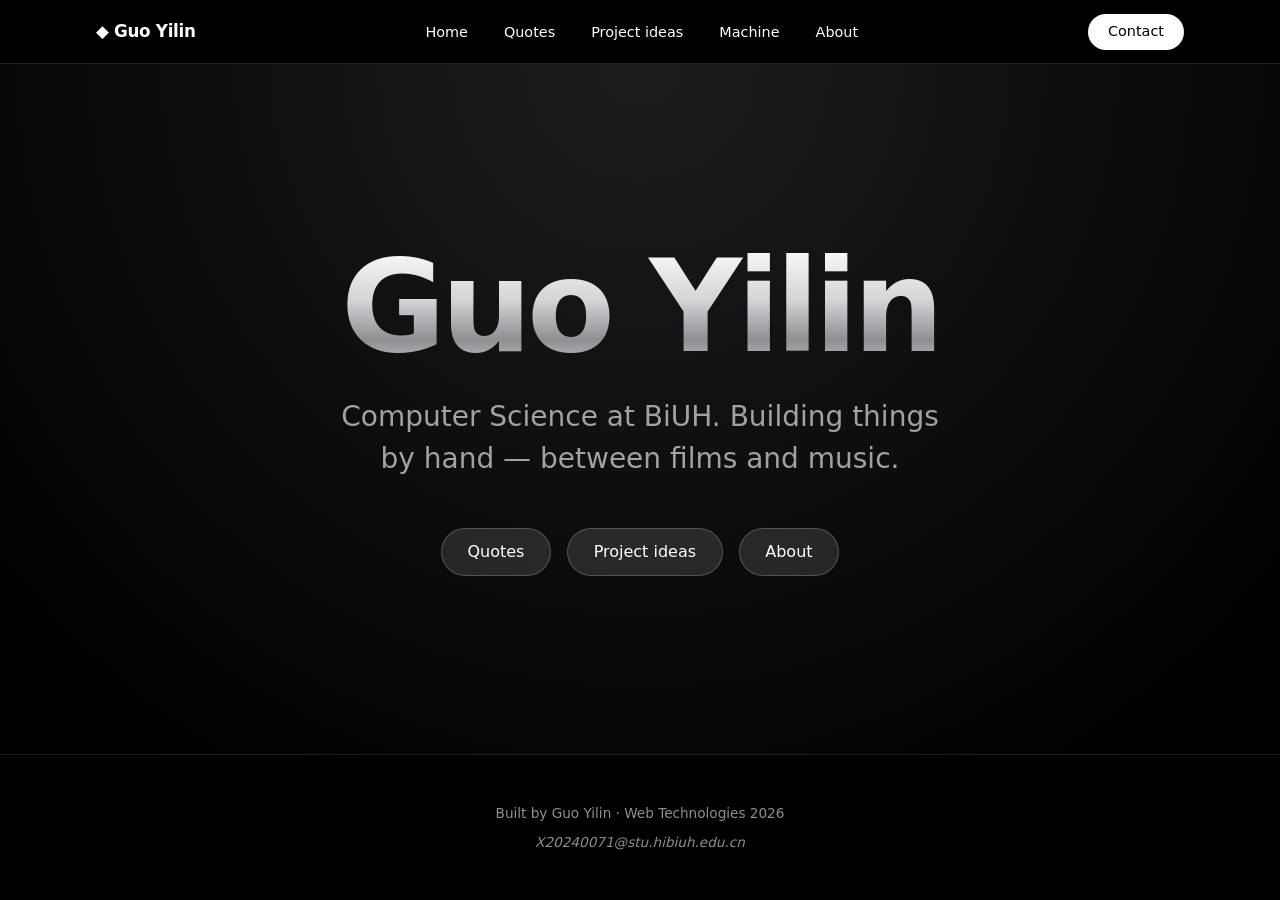
<file: index.html>
<!DOCTYPE html>
<html lang="en">
<head>
  <meta charset="UTF-8">
  <meta name="viewport" content="width=device-width, initial-scale=1.0">
  <title>Guo Yilin</title>
  <link rel="icon" href="favicon-32.png" sizes="32x32">
  <link rel="apple-touch-icon" href="apple-touch-icon.png">
  <link rel="stylesheet" href="style.css">
  <meta property="og:title" content="Guo Yilin">
  <meta property="og:description" content="Computer Science at BiUH — quotes, projects, and a useless machine.">
  <meta property="og:image" content="https://ritabitta.github.io/my-site/images/og-image.jpg">
  <meta property="og:url" content="https://ritabitta.github.io/my-site/">
  <meta property="og:type" content="website">
  <meta name="twitter:card" content="summary_large_image">

</head>
<body class="home">
  <header id="site-header"></header>

  <section class="hero">
    <h1>Guo Yilin</h1>
    <p>Computer Science at BiUH. Building things by hand — between films and music.</p>
    <div class="hero-actions">
      <a class="hero-btn" href="quotes.html">Quotes</a>
      <a class="hero-btn" href="project.html">Project ideas</a>
      <a class="hero-btn" href="about.html">About</a>
    </div>
  </section>

  <footer id="site-footer"></footer>

  <script src="nav.js"></script>
</body>
</html>
</file>
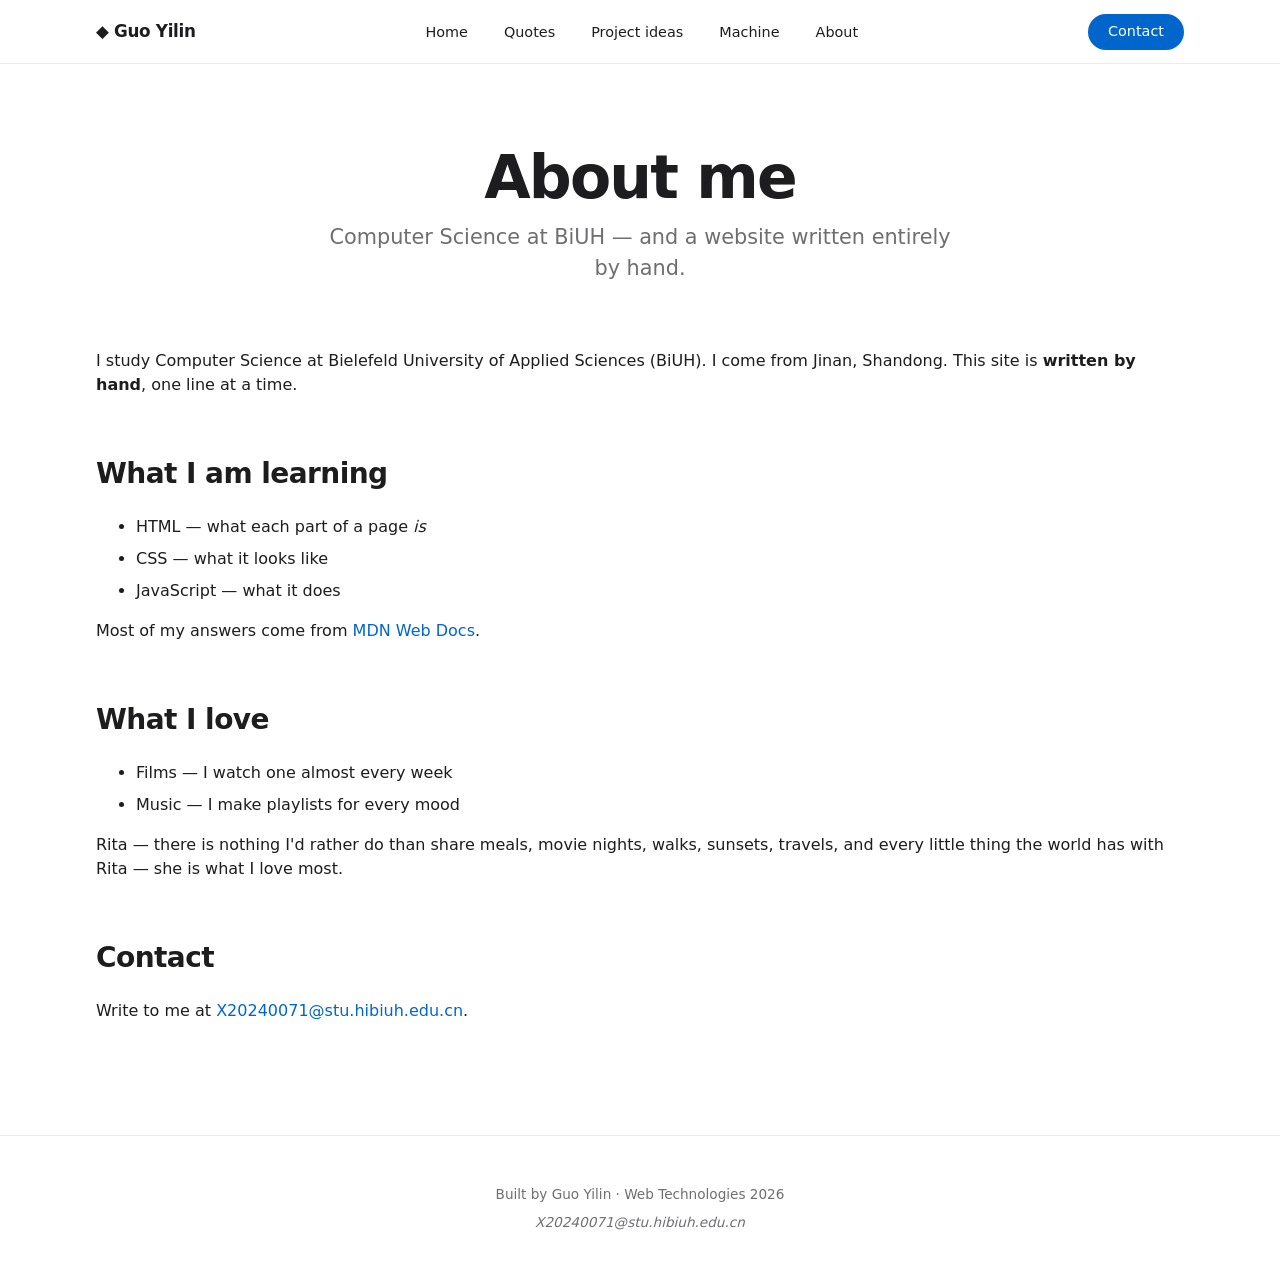
<file: about.html>
<!DOCTYPE html>
<html lang="en">
<head>
  <meta charset="UTF-8">
  <meta name="viewport" content="width=device-width, initial-scale=1.0">
  <title>About · Guo Yilin</title>
  <link rel="icon" href="favicon-32.png" sizes="32x32">
  <link rel="apple-touch-icon" href="apple-touch-icon.png">
  <link rel="stylesheet" href="style.css">
  <meta property="og:title" content="Guo Yilin">
  <meta property="og:description" content="Computer Science at BiUH — quotes, projects, and a useless machine.">
  <meta property="og:image" content="https://ritabitta.github.io/my-site/images/og-image.jpg">
  <meta property="og:url" content="https://ritabitta.github.io/my-site/">
  <meta property="og:type" content="website">
  <meta name="twitter:card" content="summary_large_image">

</head>
<body>
  <header id="site-header"></header>

  <main>
    <h1>About me</h1>
    <p class="lead">Computer Science at BiUH — and a website written entirely by hand.</p>

    <p>I study Computer Science at Bielefeld University of Applied Sciences
      (BiUH). I come from Jinan, Shandong. This site is
      <strong>written by hand</strong>, one line at a time.</p>

    <h2>What I am learning</h2>
    <ul>
      <li>HTML — what each part of a page <em>is</em></li>
      <li>CSS — what it looks like</li>
      <li>JavaScript — what it does</li>
    </ul>
    <p>Most of my answers come from
      <a href="https://developer.mozilla.org">MDN Web Docs</a>.</p>

    <h2>What I love</h2>
    <ul>
      <li>Films — I watch one almost every week</li>
      <li>Music — I make playlists for every mood</li>
    </ul>
    <p>Rita — there is nothing I'd rather do than share meals, movie nights,
      walks, sunsets, travels, and every little thing the world has with Rita —
      she is what I love most.</p>

    <section id="contact">
      <h2>Contact</h2>
      <p>Write to me at
        <a href="mailto:X20240071@stu.hibiuh.edu.cn">X20240071@stu.hibiuh.edu.cn</a>.</p>
    </section>
  </main>

  <footer id="site-footer"></footer>

  <script src="nav.js"></script>
</body>
</html>
</file>
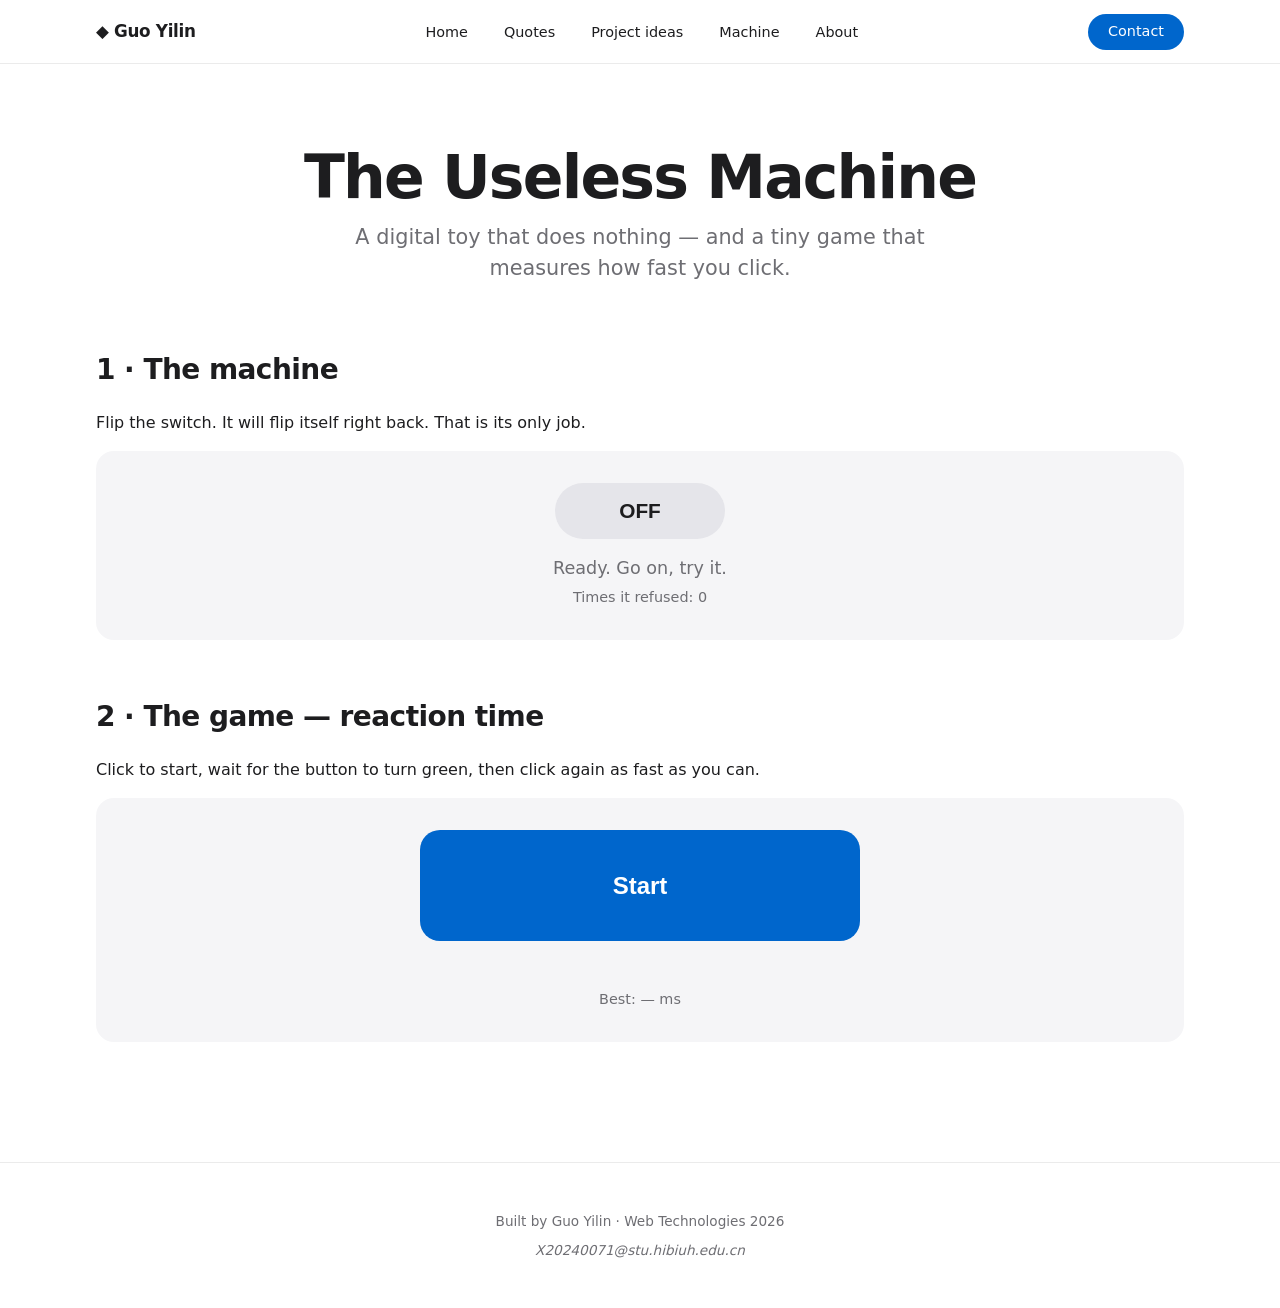
<file: machine.html>
<!DOCTYPE html>
<html lang="en">
<head>
  <meta charset="UTF-8">
  <meta name="viewport" content="width=device-width, initial-scale=1.0">
  <title>The Useless Machine · Guo Yilin</title>
  <link rel="icon" href="favicon-32.png" sizes="32x32">
  <link rel="apple-touch-icon" href="apple-touch-icon.png">
  <link rel="stylesheet" href="style.css">
  <meta property="og:title" content="Guo Yilin">
  <meta property="og:description" content="Computer Science at BiUH — quotes, projects, and a useless machine.">
  <meta property="og:image" content="https://ritabitta.github.io/my-site/images/og-image.jpg">
  <meta property="og:url" content="https://ritabitta.github.io/my-site/">
  <meta property="og:type" content="website">
  <meta name="twitter:card" content="summary_large_image">

  <style>
    .panel {
      background: var(--bg-alt);
      border-radius: var(--radius);
      padding: 2rem;
      text-align: center;
      margin-bottom: 1.5rem;
    }

    .switch {
      display: inline-block;
      min-width: 170px;
      padding: 1rem 2rem;
      font-size: 1.3rem;
      font-weight: 700;
      border: none;
      border-radius: 980px;
      cursor: pointer;
      background: #e5e5ea;
      color: #1d1d1f;
      transition: background .15s ease, transform .1s ease;
    }

    .switch.on {
      background: #34c759;
      color: #ffffff;
      transform: scale(1.03);
    }

    .status {
      margin: 1rem 0 0;
      font-size: 1.1rem;
      color: var(--text-secondary);
      min-height: 1.6rem;
    }

    .count {
      margin: 0.35rem 0 0;
      font-size: 0.9rem;
      color: var(--text-secondary);
    }

    .game-btn {
      width: 100%;
      max-width: 440px;
      padding: 2.6rem 1rem;
      font-size: 1.5rem;
      font-weight: 700;
      border: none;
      border-radius: 20px;
      cursor: pointer;
      background: var(--link);
      color: #ffffff;
      transition: background .15s ease;
    }

    .game-btn.waiting { background: #d64b3e; }
    .game-btn.ready { background: #2e9e5b; }

    .game-result {
      margin: 1rem 0 0;
      font-size: 1.15rem;
      min-height: 1.6rem;
    }

    .best {
      margin: 0.35rem 0 0;
      font-size: 0.9rem;
      color: var(--text-secondary);
    }
  </style>
</head>
<body>
  <header id="site-header"></header>

  <main>
    <h1>The Useless Machine</h1>
    <p class="lead">A digital toy that does nothing — and a tiny game that measures how fast you click.</p>

    <h2>1 · The machine</h2>
    <p>Flip the switch. It will flip itself right back. That is its only job.</p>
    <div class="panel">
      <button class="switch" id="switch" type="button">OFF</button>
      <p class="status" id="machine-status">Ready. Go on, try it.</p>
      <p class="count">Times it refused: <span id="refuse-count">0</span></p>
    </div>

    <h2>2 · The game — reaction time</h2>
    <p>Click to start, wait for the button to turn green, then click again as fast as you can.</p>
    <div class="panel">
      <button class="game-btn" id="game-btn" type="button">Start</button>
      <p class="game-result" id="game-result"></p>
      <p class="best">Best: <span id="best">—</span> ms</p>
    </div>
  </main>

  <footer id="site-footer"></footer>

  <script src="nav.js"></script>
  <script src="machine.js"></script>
</body>
</html>
</file>
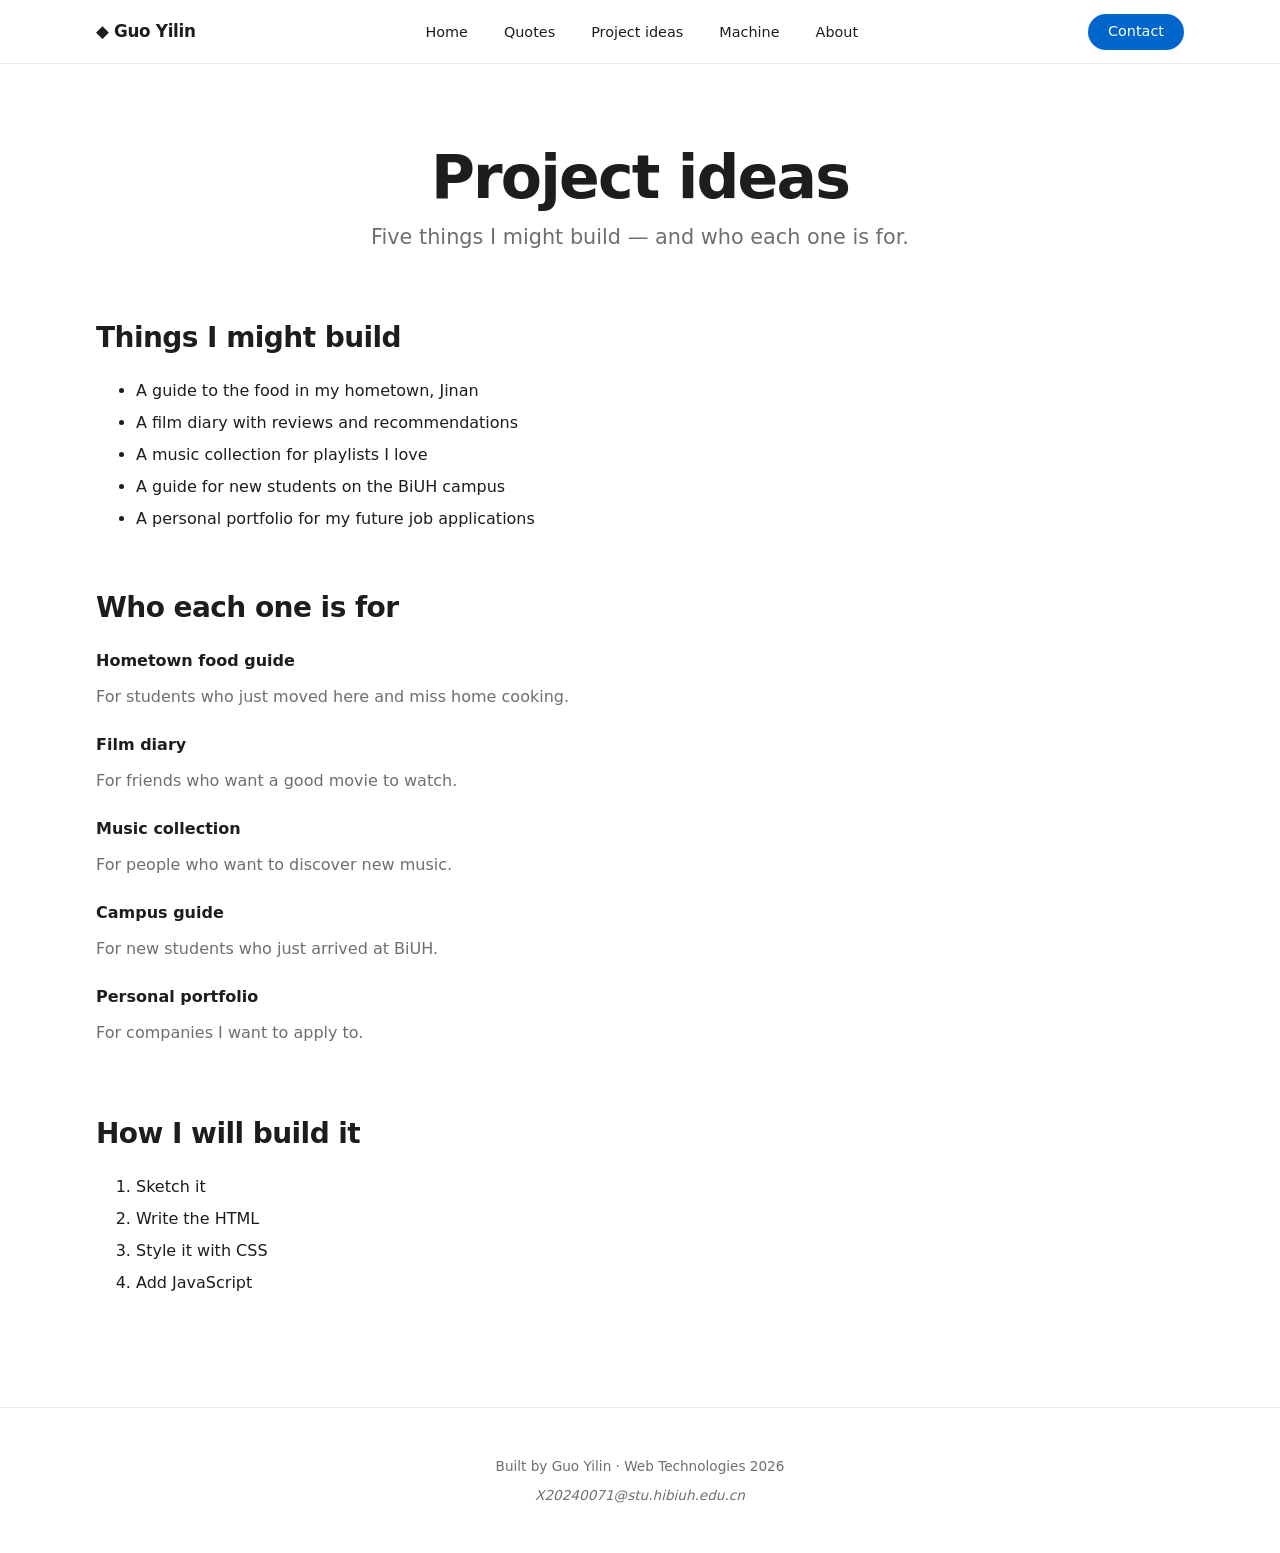
<file: project.html>
<!DOCTYPE html>
<html lang="en">
<head>
  <meta charset="UTF-8">
  <meta name="viewport" content="width=device-width, initial-scale=1.0">
  <title>Project ideas · Guo Yilin</title>
  <link rel="icon" href="favicon-32.png" sizes="32x32">
  <link rel="apple-touch-icon" href="apple-touch-icon.png">
  <link rel="stylesheet" href="style.css">
  <meta property="og:title" content="Guo Yilin">
  <meta property="og:description" content="Computer Science at BiUH — quotes, projects, and a useless machine.">
  <meta property="og:image" content="https://ritabitta.github.io/my-site/images/og-image.jpg">
  <meta property="og:url" content="https://ritabitta.github.io/my-site/">
  <meta property="og:type" content="website">
  <meta name="twitter:card" content="summary_large_image">

</head>
<body>
  <header id="site-header"></header>

  <main>
    <h1>Project ideas</h1>
    <p class="lead">Five things I might build — and who each one is for.</p>

    <h2>Things I might build</h2>
    <ul>
      <li>A guide to the food in my hometown, Jinan</li>
      <li>A film diary with reviews and recommendations</li>
      <li>A music collection for playlists I love</li>
      <li>A guide for new students on the BiUH campus</li>
      <li>A personal portfolio for my future job applications</li>
    </ul>

    <h2>Who each one is for</h2>
    <dl>
      <dt>Hometown food guide</dt>
      <dd>For students who just moved here and miss home cooking.</dd>

      <dt>Film diary</dt>
      <dd>For friends who want a good movie to watch.</dd>

      <dt>Music collection</dt>
      <dd>For people who want to discover new music.</dd>

      <dt>Campus guide</dt>
      <dd>For new students who just arrived at BiUH.</dd>

      <dt>Personal portfolio</dt>
      <dd>For companies I want to apply to.</dd>
    </dl>

    <h2>How I will build it</h2>
    <ol>
      <li>Sketch it</li>
      <li>Write the HTML</li>
      <li>Style it with CSS</li>
      <li>Add JavaScript</li>
    </ol>
  </main>

  <footer id="site-footer"></footer>

  <script src="nav.js"></script>
</body>
</html>
</file>
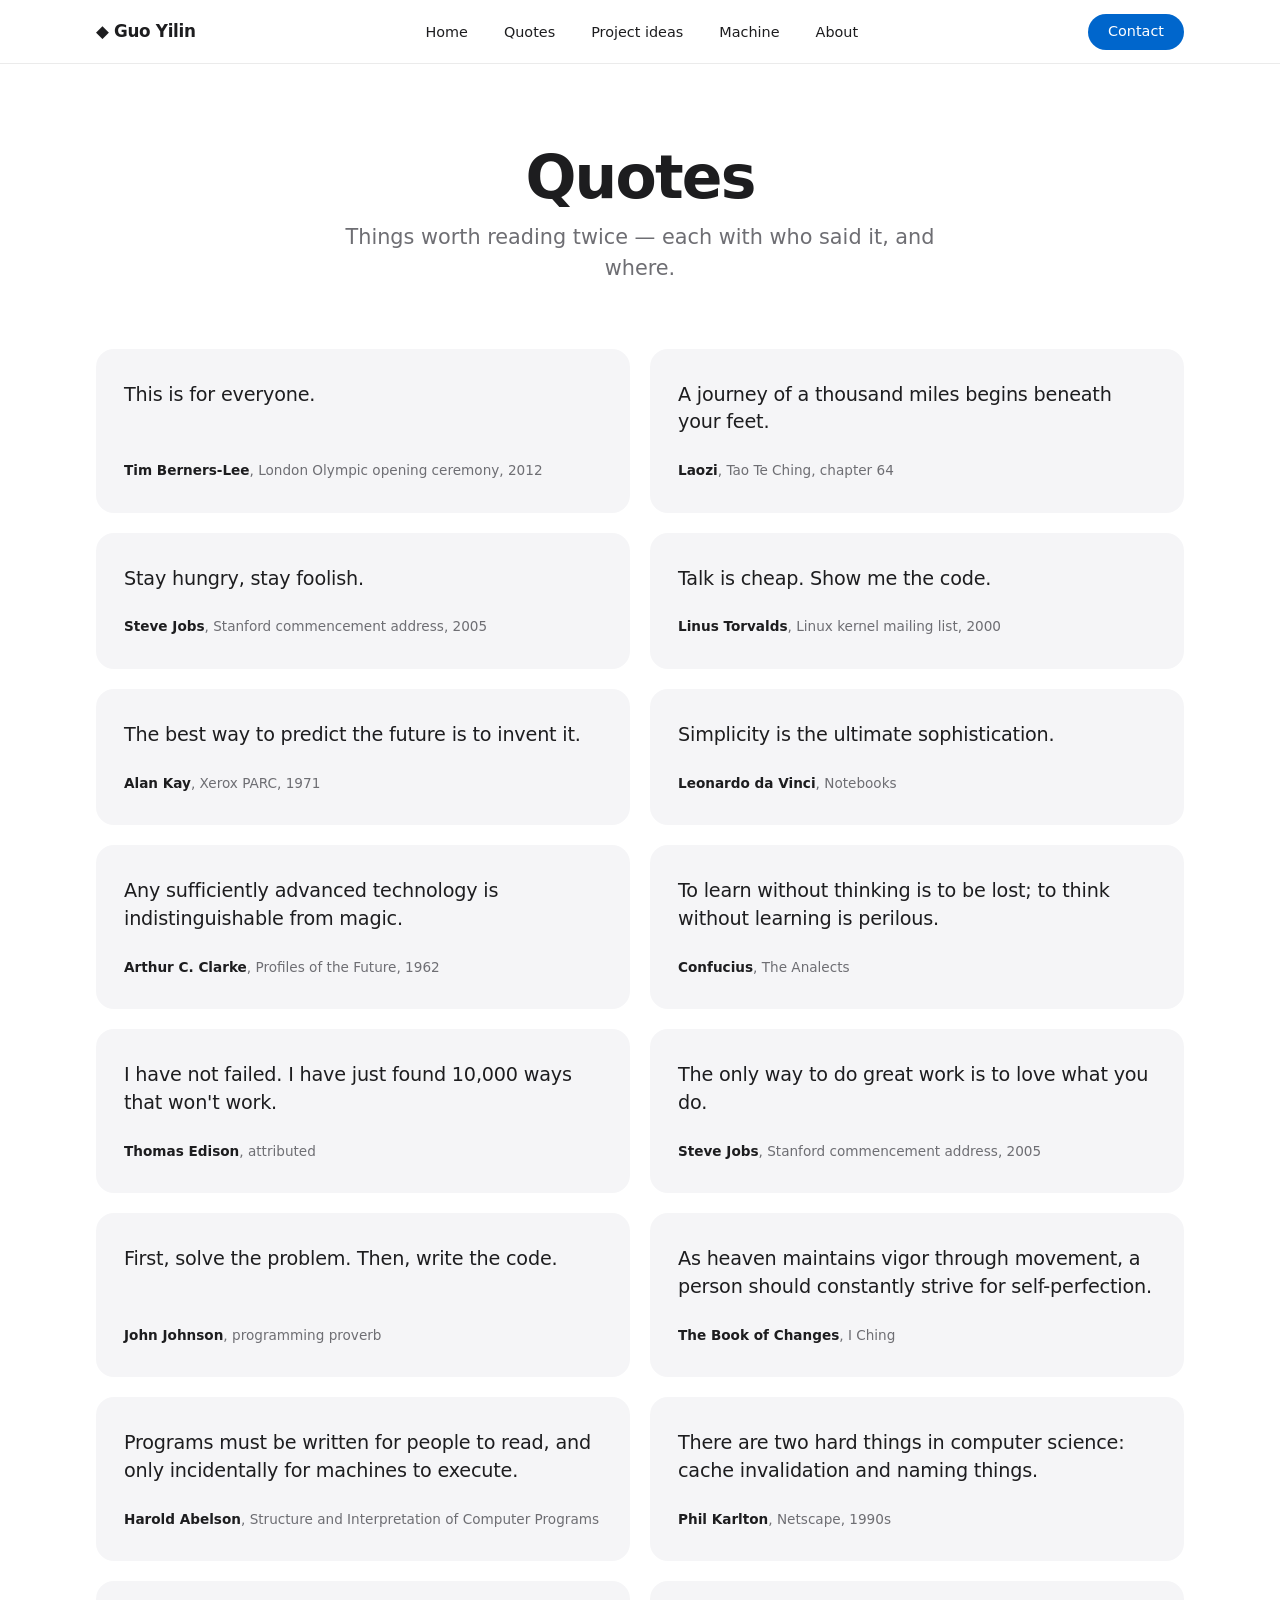
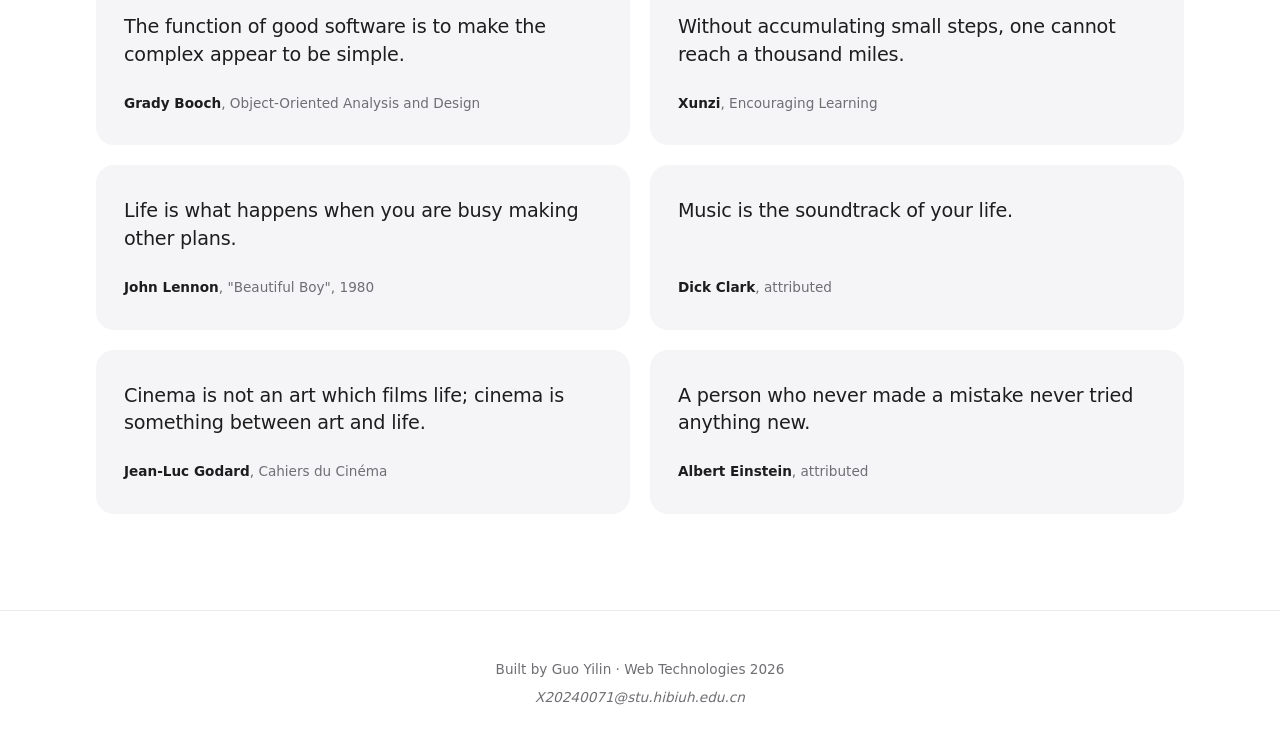
<file: quotes.html>
<!DOCTYPE html>
<html lang="en">
<head>
  <meta charset="UTF-8">
  <meta name="viewport" content="width=device-width, initial-scale=1.0">
  <title>Quotes · Guo Yilin</title>
  <link rel="icon" href="favicon-32.png" sizes="32x32">
  <link rel="apple-touch-icon" href="apple-touch-icon.png">
  <link rel="stylesheet" href="style.css">
  <meta property="og:title" content="Guo Yilin">
  <meta property="og:description" content="Computer Science at BiUH — quotes, projects, and a useless machine.">
  <meta property="og:image" content="https://ritabitta.github.io/my-site/images/og-image.jpg">
  <meta property="og:url" content="https://ritabitta.github.io/my-site/">
  <meta property="og:type" content="website">
  <meta name="twitter:card" content="summary_large_image">

</head>
<body>
  <header id="site-header"></header>

  <main>
    <h1>Quotes</h1>
    <p class="lead">Things worth reading twice — each with who said it, and where.</p>

    <div class="quotes-grid">
      <article class="quote">
        <blockquote>
          <p>This is for everyone.</p>
        </blockquote>
        <footer>
          <cite>Tim Berners-Lee</cite>,
          <span class="source">London Olympic opening ceremony, 2012</span>
        </footer>
      </article>

      <article class="quote">
        <blockquote>
          <p>A journey of a thousand miles begins beneath your feet.</p>
        </blockquote>
        <footer>
          <cite>Laozi</cite>,
          <span class="source">Tao Te Ching, chapter 64</span>
        </footer>
      </article>

      <article class="quote">
        <blockquote>
          <p>Stay hungry, stay foolish.</p>
        </blockquote>
        <footer>
          <cite>Steve Jobs</cite>,
          <span class="source">Stanford commencement address, 2005</span>
        </footer>
      </article>

      <article class="quote">
        <blockquote>
          <p>Talk is cheap. Show me the code.</p>
        </blockquote>
        <footer>
          <cite>Linus Torvalds</cite>,
          <span class="source">Linux kernel mailing list, 2000</span>
        </footer>
      </article>

      <article class="quote">
        <blockquote>
          <p>The best way to predict the future is to invent it.</p>
        </blockquote>
        <footer>
          <cite>Alan Kay</cite>,
          <span class="source">Xerox PARC, 1971</span>
        </footer>
      </article>

      <article class="quote">
        <blockquote>
          <p>Simplicity is the ultimate sophistication.</p>
        </blockquote>
        <footer>
          <cite>Leonardo da Vinci</cite>,
          <span class="source">Notebooks</span>
        </footer>
      </article>

      <article class="quote">
        <blockquote>
          <p>Any sufficiently advanced technology is indistinguishable from magic.</p>
        </blockquote>
        <footer>
          <cite>Arthur C. Clarke</cite>,
          <span class="source">Profiles of the Future, 1962</span>
        </footer>
      </article>

      <article class="quote">
        <blockquote>
          <p>To learn without thinking is to be lost; to think without learning is perilous.</p>
        </blockquote>
        <footer>
          <cite>Confucius</cite>,
          <span class="source">The Analects</span>
        </footer>
      </article>

      <article class="quote">
        <blockquote>
          <p>I have not failed. I have just found 10,000 ways that won't work.</p>
        </blockquote>
        <footer>
          <cite>Thomas Edison</cite>,
          <span class="source">attributed</span>
        </footer>
      </article>

      <article class="quote">
        <blockquote>
          <p>The only way to do great work is to love what you do.</p>
        </blockquote>
        <footer>
          <cite>Steve Jobs</cite>,
          <span class="source">Stanford commencement address, 2005</span>
        </footer>
      </article>

      <article class="quote">
        <blockquote>
          <p>First, solve the problem. Then, write the code.</p>
        </blockquote>
        <footer>
          <cite>John Johnson</cite>,
          <span class="source">programming proverb</span>
        </footer>
      </article>

      <article class="quote">
        <blockquote>
          <p>As heaven maintains vigor through movement, a person should constantly strive for self-perfection.</p>
        </blockquote>
        <footer>
          <cite>The Book of Changes</cite>,
          <span class="source">I Ching</span>
        </footer>
      </article>

      <article class="quote">
        <blockquote>
          <p>Programs must be written for people to read, and only incidentally for machines to execute.</p>
        </blockquote>
        <footer>
          <cite>Harold Abelson</cite>,
          <span class="source">Structure and Interpretation of Computer Programs</span>
        </footer>
      </article>

      <article class="quote">
        <blockquote>
          <p>There are two hard things in computer science: cache invalidation and naming things.</p>
        </blockquote>
        <footer>
          <cite>Phil Karlton</cite>,
          <span class="source">Netscape, 1990s</span>
        </footer>
      </article>

      <article class="quote">
        <blockquote>
          <p>The function of good software is to make the complex appear to be simple.</p>
        </blockquote>
        <footer>
          <cite>Grady Booch</cite>,
          <span class="source">Object-Oriented Analysis and Design</span>
        </footer>
      </article>

      <article class="quote">
        <blockquote>
          <p>Without accumulating small steps, one cannot reach a thousand miles.</p>
        </blockquote>
        <footer>
          <cite>Xunzi</cite>,
          <span class="source">Encouraging Learning</span>
        </footer>
      </article>

      <article class="quote">
        <blockquote>
          <p>Life is what happens when you are busy making other plans.</p>
        </blockquote>
        <footer>
          <cite>John Lennon</cite>,
          <span class="source">"Beautiful Boy", 1980</span>
        </footer>
      </article>

      <article class="quote">
        <blockquote>
          <p>Music is the soundtrack of your life.</p>
        </blockquote>
        <footer>
          <cite>Dick Clark</cite>,
          <span class="source">attributed</span>
        </footer>
      </article>

      <article class="quote">
        <blockquote>
          <p>Cinema is not an art which films life; cinema is something between art and life.</p>
        </blockquote>
        <footer>
          <cite>Jean-Luc Godard</cite>,
          <span class="source">Cahiers du Cinéma</span>
        </footer>
      </article>

      <article class="quote">
        <blockquote>
          <p>A person who never made a mistake never tried anything new.</p>
        </blockquote>
        <footer>
          <cite>Albert Einstein</cite>,
          <span class="source">attributed</span>
        </footer>
      </article>
    </div>
  </main>

  <footer id="site-footer"></footer>

  <script src="nav.js"></script>
</body>
</html>
</file>
<file: style.css>
/* ============================================================
   style.css — Guo Yilin · Web Technologies 2026
   A clean, Apple-inspired design: generous whitespace,
   huge type, subtle gray surfaces, a frosted navigation bar,
   and a black hero with Liquid-Glass gradient type.
   ============================================================ */

/* ---- design tokens ---- */
:root {
  --text: #1d1d1f;
  --text-secondary: #6e6e73;
  --link: #0066cc;
  --link-hover: #0077ed;
  --bg: #ffffff;
  --bg-alt: #f5f5f7;
  --border: rgba(0, 0, 0, 0.08);
  --radius: 18px;
  --shadow-hover: 0 16px 40px rgba(0, 0, 0, 0.10);
  --font: -apple-system, BlinkMacSystemFont, "SF Pro Display",
          "SF Pro Text", "Helvetica Neue", "Segoe UI", system-ui, sans-serif;
}

/* ---- reset ---- */
* {
  box-sizing: border-box;
}

body {
  margin: 0;
  font-family: var(--font);
  line-height: 1.5;
  color: var(--text);
  background: var(--bg);
  -webkit-font-smoothing: antialiased;
  -moz-osx-font-smoothing: grayscale;
}

img {
  max-width: 100%;
  height: auto;
  display: block;
}

/* ---- sticky frosted navigation ---- */
#site-header {
  position: sticky;
  top: 0;
  z-index: 100;
  background: rgba(255, 255, 255, 0.72);
  -webkit-backdrop-filter: saturate(180%) blur(20px);
  backdrop-filter: saturate(180%) blur(20px);
  border-bottom: 1px solid var(--border);
}

nav {
  display: flex;
  align-items: center;
  gap: 2rem;
  max-width: 72rem;
  margin: 0 auto;
  padding: 0.85rem 2rem;
}

nav .logo {
  font-weight: 700;
  font-size: 1.05rem;
  letter-spacing: -0.02em;
  color: var(--text);
  text-decoration: none;
}

nav .links {
  display: flex;
  gap: 2.25rem;
  margin: 0 auto;
  padding: 0;
  list-style: none;
}

nav a {
  color: var(--text);
  text-decoration: none;
  font-size: 0.9rem;
  transition: color 0.2s ease;
}

nav .links a:hover {
  color: var(--link);
}

nav .action {
  background: var(--link);
  color: #ffffff;
  padding: 0.45rem 1.25rem;
  border-radius: 980px;
  font-size: 0.9rem;
  font-weight: 500;
  transition: background 0.2s ease;
}

nav .action:hover {
  background: var(--link-hover);
  color: #ffffff;
}

/* ---- layout: the content column ---- */
main {
  max-width: 72rem;
  margin: 0 auto;
  padding: 0 2rem 6rem;
}

main > h1 {
  font-size: clamp(2.5rem, 5vw, 3.75rem);
  font-weight: 700;
  letter-spacing: -0.03em;
  line-height: 1.1;
  margin: 5rem 0 0.75rem;
  text-align: center;
}

.lead {
  text-align: center;
  font-size: 1.3rem;
  color: var(--text-secondary);
  max-width: 40rem;
  margin: 0 auto 4rem;
}

main h2 {
  font-size: 1.75rem;
  font-weight: 700;
  letter-spacing: -0.02em;
  margin: 3.5rem 0 1.25rem;
}

main li {
  margin-bottom: 0.5rem;
}

main a {
  color: var(--link);
  text-decoration: none;
}

main a:hover {
  text-decoration: underline;
}

/* ---- homepage hero: black, full screen, Liquid-Glass type ---- */
.hero {
  min-height: 88vh;
  display: flex;
  flex-direction: column;
  align-items: center;
  justify-content: center;
  text-align: center;
  padding: 6rem 2rem;
  background: radial-gradient(1200px circle at 50% 0%, #1d1d1f 0%, #000000 70%);
}

.hero h1 {
  font-size: clamp(3.5rem, 11vw, 8rem);
  font-weight: 700;
  letter-spacing: -0.04em;
  line-height: 1.02;
  margin: 0 0 1.5rem;
  /* Liquid-glass gradient: bright at the top, darkening through the middle */
  background: linear-gradient(180deg,
              #ffffff 0%, #d4d4d8 45%, #8e8e93 75%, #c7c7cc 100%);
  -webkit-background-clip: text;
  background-clip: text;
  -webkit-text-fill-color: transparent;
  color: transparent;
}

.hero p {
  font-size: clamp(1.25rem, 2.6vw, 1.75rem);
  color: #a1a1a6;
  max-width: 40rem;
  margin: 0 0 3rem;
  font-weight: 400;
}

.hero-actions {
  display: flex;
  gap: 1rem;
  flex-wrap: wrap;
  justify-content: center;
}

.hero-btn {
  padding: 0.7rem 1.6rem;
  border-radius: 980px;
  color: #ffffff;
  text-decoration: none;
  font-size: 1rem;
  font-weight: 500;
  background: rgba(255, 255, 255, 0.12);
  -webkit-backdrop-filter: blur(20px);
  backdrop-filter: blur(20px);
  border: 1px solid rgba(255, 255, 255, 0.2);
  transition: background 0.3s ease, transform 0.3s ease;
}

.hero-btn:hover {
  background: rgba(255, 255, 255, 0.22);
  transform: translateY(-2px);
}

/* ---- homepage: immersive black layout (no white gap at the bottom) ---- */
body.home {
  min-height: 100vh;
  display: flex;
  flex-direction: column;
  background: #000000;
}

body.home #site-header {
  background: rgba(0, 0, 0, 0.5);
  border-bottom: 1px solid rgba(255, 255, 255, 0.12);
}

body.home nav a {
  color: #ffffff;
}

body.home nav .logo {
  color: #ffffff;
}

body.home nav .links a:hover {
  color: #d4d4d8;
}

body.home nav .action {
  background: #ffffff;
  color: #000000;
}

body.home nav .action:hover {
  background: #e5e5ea;
  color: #000000;
}

body.home .hero {
  flex: 1;
  min-height: 0;
}

body.home #site-footer {
  background: #000000;
  color: #8e8e93;
  border-top: 1px solid rgba(255, 255, 255, 0.12);
}

body.home #site-footer a {
  color: #8e8e93;
}

body.home #site-footer a:hover {
  color: #ffffff;
}

/* ---- quotes grid ---- */
.quotes-grid {
  display: grid;
  grid-template-columns: repeat(2, 1fr);
  gap: 1.25rem;
}

.quote {
  display: flex;
  flex-direction: column;
  justify-content: space-between;
  gap: 1.5rem;
  padding: 2rem 1.75rem;
  background: var(--bg-alt);
  border-radius: var(--radius);
  transition: transform 0.3s cubic-bezier(0.2, 0, 0, 1),
              box-shadow 0.3s cubic-bezier(0.2, 0, 0, 1);
}

.quote:hover {
  transform: translateY(-4px);
  box-shadow: var(--shadow-hover);
}

.quote blockquote {
  margin: 0;
  font-size: 1.2rem;
  font-weight: 500;
  letter-spacing: -0.01em;
  line-height: 1.45;
}

.quote blockquote p {
  margin: 0;
}

.quote footer {
  font-size: 0.85rem;
  color: var(--text-secondary);
}

.quote cite {
  font-style: normal;
  font-weight: 600;
  color: var(--text);
}

/* ---- project page lists ---- */
dl {
  display: grid;
  gap: 0.75rem;
}

dt {
  font-weight: 600;
}

dd {
  margin: 0 0 0.75rem;
  color: var(--text-secondary);
}

/* ---- site footer ---- */
#site-footer {
  text-align: center;
  padding: 3rem 2rem;
  border-top: 1px solid var(--border);
  color: var(--text-secondary);
  font-size: 0.85rem;
}

#site-footer p {
  margin: 0 0 0.5rem;
}

#site-footer a {
  color: var(--text-secondary);
  text-decoration: none;
}

#site-footer a:hover {
  color: var(--link);
}

/* ---- responsive ---- */
@media (max-width: 760px) {
  .quotes-grid {
    grid-template-columns: 1fr;
  }

  nav {
    flex-wrap: wrap;
    gap: 0.5rem 1.25rem;
  }

  nav .links {
    gap: 1.25rem;
  }
}
</file>
